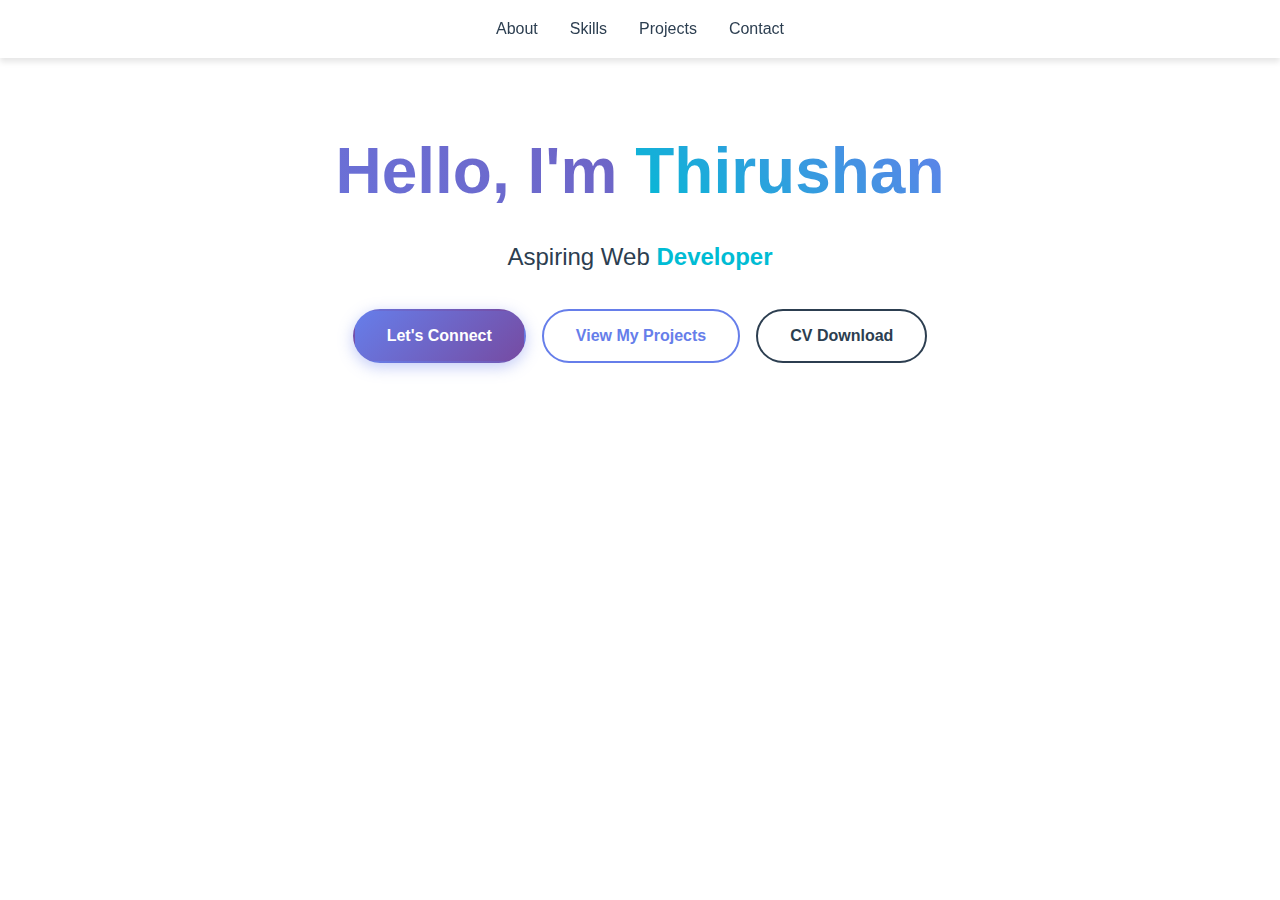
<file: index.html>
<!DOCTYPE html>
<html lang="en">
<head>
    <meta charset="UTF-8">
    <meta name="viewport" content="width=device-width, initial-scale=1.0">
    <title>Thirushan | Resume</title>
    <link rel="stylesheet" href="style.css">
    <link rel="stylesheet" href="Contact.html">
</head>
<body>

    <nav>
        
        <h2 class="logo">THIRUSHAN.B</h2>
        
        <ul class="list-center">
            <li><a href="#about"><a href="index.html">About</a></a></li>
            <li><a href="#skills"><a href="skills.html">Skills</a></a></li>
            <li><a href="#projects"><a href="projects.html">Projects</a></a></li>
            <li><a href="#contact"><a href="Contact.html">Contact</a></a></li>
        </ul>
    </nav>

        <div class="animation"><h1 class="Hero">Hello, I'm <span>Thirushan</span></h1></div>
        <p class="page">Aspiring Web <span classko="dev">Developer</span></p>
       <div class="hero-buttons">
           <a href="Contact.html"><span><button class="button1">Let's Connect</button></span></a>
           <span><button class="button2"><a href="projects.html"><span class="rr">View My Projects</span></a></button></span>
           <span><button class="button3">CV Download</button></span>
       </div>
</file>
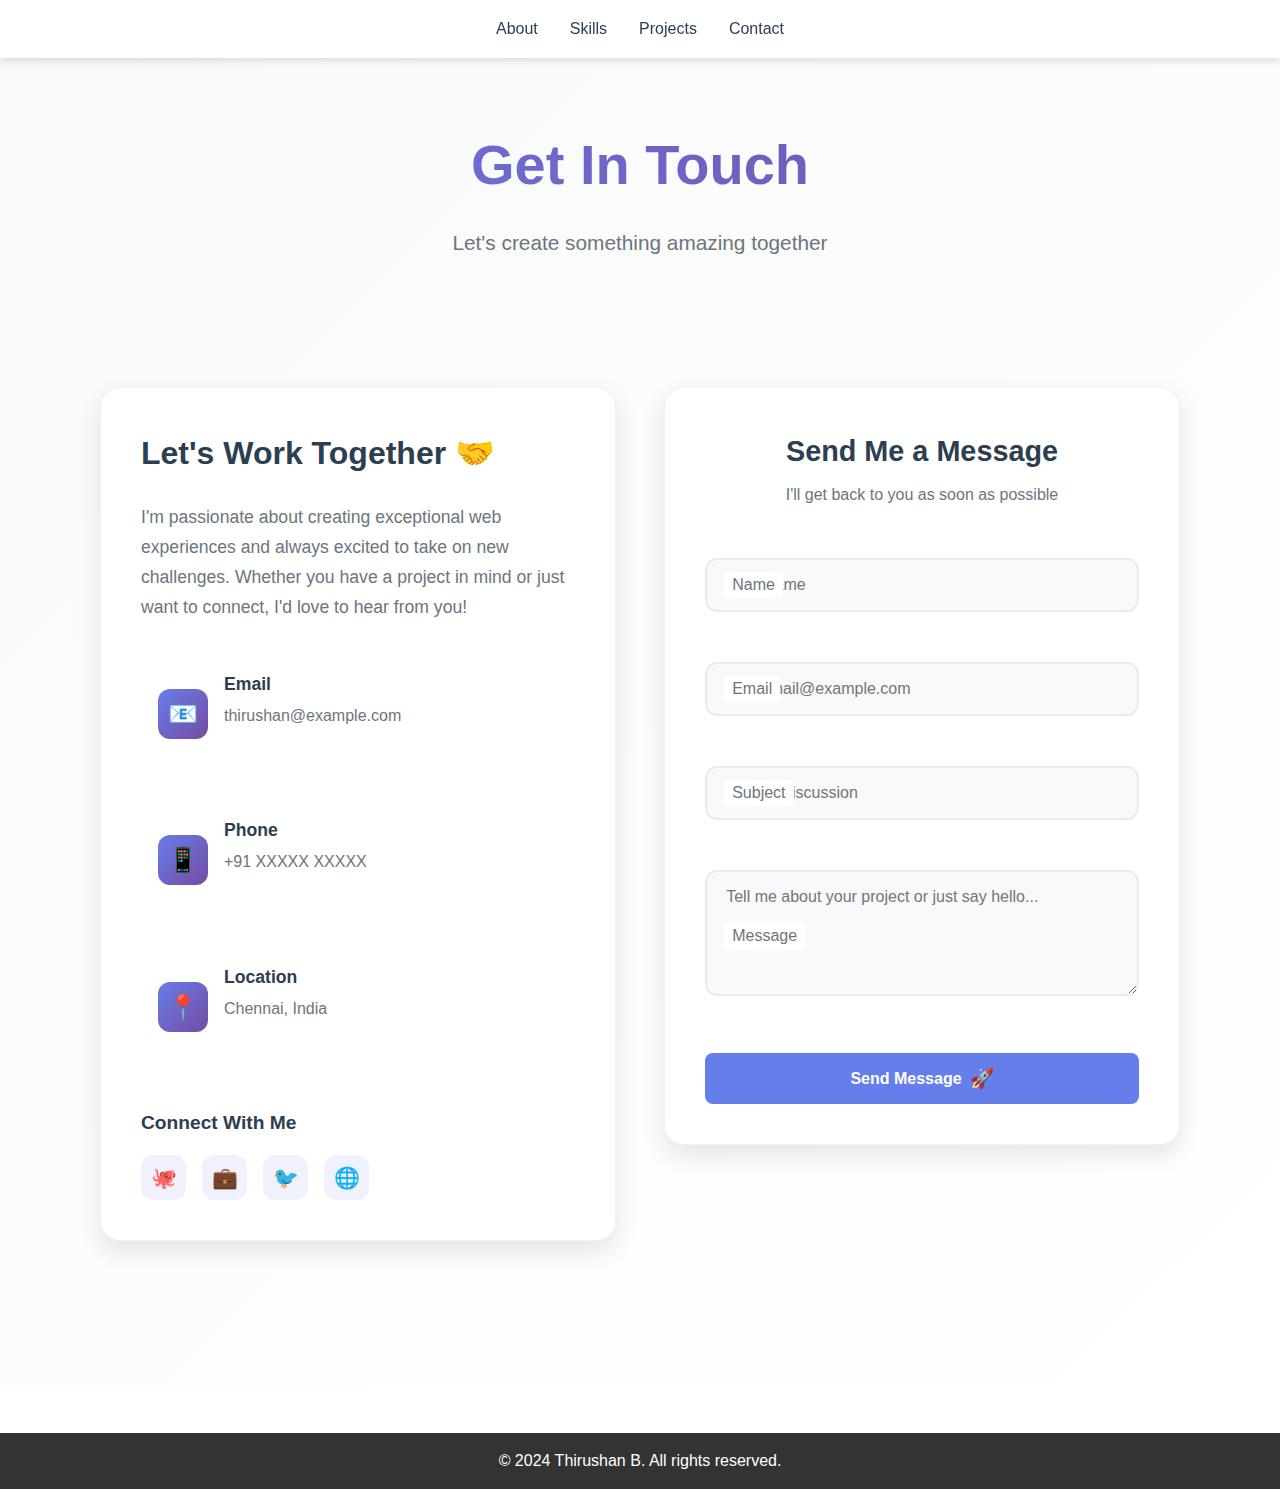
<file: Contact.html>
<!DOCTYPE html>
<html lang="en">
<head>
    <meta charset="UTF-8" />
    <meta name="viewport" content="width=device-width, initial-scale=1.0"/>
    <title>Contact - Thirushan B</title>
    <link rel="stylesheet" href="style.css" />
</head>

<body>

<!-- NAVBAR -->
 <nav>
        <h2 class="logo">THIRUSHAN.B</h2>
        <ul class="list-center">
            <li><a href="#about"><a href="index.html">About</a></a></li>
            <li><a href="#skills"><a href="skills.html">Skills</a></a></li>
            <li><a href="#projects"><a href="projects.html">Projects</a></a></li>
            <li><a href="#contact"><a href="Contact.html">Contact</a></a></li>
        </ul>
    </nav>

<!-- CONTACT SECTION -->
<section class="contact-section">
    <div class="contact-header">
        <h1 class="contact-title">Get In Touch</h1>
        <p class="contact-subtitle">Let's create something amazing together</p>
    </div>

    <div class="contact-container">
        <!-- LEFT INFO -->
        <div class="contact-info">
            <div class="info-card">
                <h2>Let's Work Together 🤝</h2>
                <p class="info-description">
                    I'm passionate about creating exceptional web experiences and always excited to take on new challenges. Whether you have a project in mind or just want to connect, I'd love to hear from you!
                </p>

                <div class="contact-methods">
                    <div class="contact-item">
                        <div class="contact-icon">
                            <span class="icon">📧</span>
                        </div>
                        <div class="contact-details">
                            <h3>Email</h3>
                            <p>thirushan@example.com</p>
                        </div>
                    </div>

                    <div class="contact-item">
                        <div class="contact-icon">
                            <span class="icon">📱</span>
                        </div>
                        <div class="contact-details">
                            <h3>Phone</h3>
                            <p>+91 XXXXX XXXXX</p>
                        </div>
                    </div>

                    <div class="contact-item">
                        <div class="contact-icon">
                            <span class="icon">📍</span>
                        </div>
                        <div class="contact-details">
                            <h3>Location</h3>
                            <p>Chennai, India</p>
                        </div>
                    </div>
                </div>

                <div class="social-links">
                    <h3>Connect With Me</h3>
                    <div class="social-icons">
                        <a href="#" class="social-link" aria-label="GitHub">
                            <span class="social-icon">🐙</span>
                        </a>
                        <a href="#" class="social-link" aria-label="LinkedIn">
                            <span class="social-icon">💼</span>
                        </a>
                        <a href="#" class="social-link" aria-label="Twitter">
                            <span class="social-icon">🐦</span>
                        </a>
                        <a href="#" class="social-link" aria-label="Portfolio">
                            <span class="social-icon">🌐</span>
                        </a>
                    </div>
                </div>
            </div>
        </div>

        <!-- RIGHT FORM -->
        <div class="form-wrapper">
            <form class="contact-form">
                <div class="form-header">
                    <h3>Send Me a Message</h3>
                    <p>I'll get back to you as soon as possible</p>
                </div>

                <div class="form-group">
                    <input type="text" id="name" name="name" placeholder="Your Name" required />
                    <label for="name" class="form-label">Name</label>
                </div>

                <div class="form-group">
                    <input type="email" id="email" name="email" placeholder="your.email@example.com" required />
                    <label for="email" class="form-label">Email</label>
                </div>

                <div class="form-group">
                    <input type="text" id="subject" name="subject" placeholder="Project Discussion" />
                    <label for="subject" class="form-label">Subject</label>
                </div>

                <div class="form-group">
                    <textarea id="message" name="message" rows="5" placeholder="Tell me about your project or just say hello..." required></textarea>
                    <label for="message" class="form-label">Message</label>
                </div>

                <button type="submit" class="submit-btn">
                    <span class="btn-text">Send Message</span>
                    <span class="btn-icon">🚀</span>
                </button>
            </form>
        </div>
    </div>
</section>

<footer>
    <p>&copy; 2024 Thirushan B. All rights reserved.</p>
</footer>

<script>
    // Form submission handler
    document.querySelector('.contact-form').addEventListener('submit', function(e) {
        e.preventDefault();
        
        // Get form data
        const formData = new FormData(this);
        const name = formData.get('name');
        const email = formData.get('email');
        const subject = formData.get('subject');
        const message = formData.get('message');
        
        // Simple validation
        if (!name || !email || !message) {
            showNotification('Please fill in all required fields', 'error');
            return;
        }
        
        // Show success message
        showNotification(`Thank you ${name}! Your message has been sent successfully.`, 'success');
        
        // Reset form
        this.reset();
    });
    
    function showNotification(message, type) {
        // Create notification element
        const notification = document.createElement('div');
        notification.className = `notification ${type}`;
        notification.textContent = message;
        
        // Add to page
        document.body.appendChild(notification);
        
        // Remove after 3 seconds
        setTimeout(() => {
            notification.remove();
        }, 3000);
    }
    
    // Floating labels effect
    document.querySelectorAll('.form-group input, .form-group textarea').forEach(field => {
        field.addEventListener('focus', function() {
            this.parentElement.classList.add('focused');
        });
        
        field.addEventListener('blur', function() {
            if (!this.value) {
                this.parentElement.classList.remove('focused');
            }
        });
        
        // Check on load
        if (field.value) {
            this.parentElement.classList.add('focused');
        }
    });
</script>

</body>
</html>
</file>
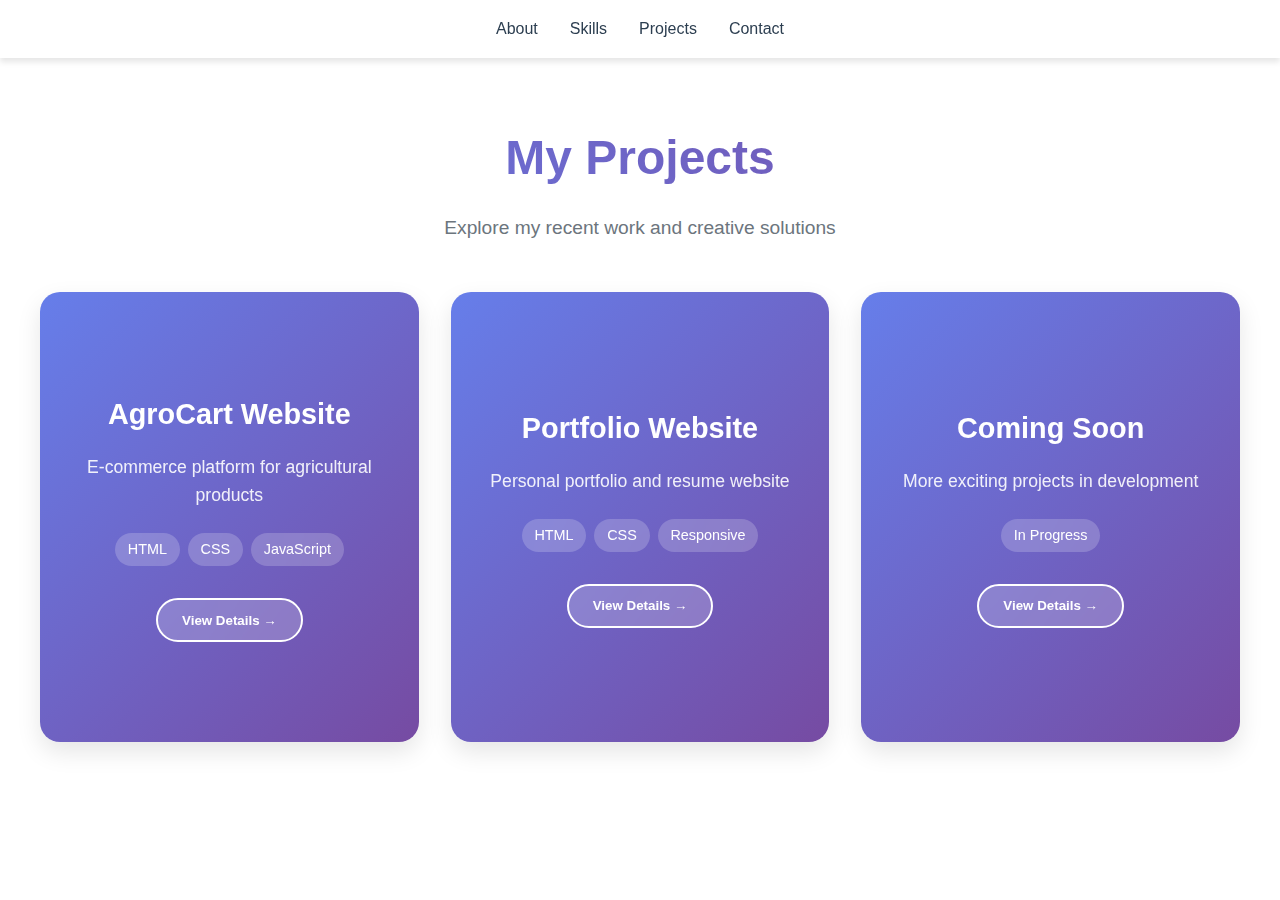
<file: projects.html>
<!DOCTYPE html>
<html lang="en">
<head>
    <meta charset="UTF-8">
    <meta name="viewport" content="width=device-width, initial-scale=1.0">
    <link rel="stylesheet" href="style.css">
    <title>Projects - Thirushan B</title>
</head>
<body>
    <nav>
        <h2 class="logo">THIRUSHAN.B</h2>
        <ul class="list-center">
            <li><a href="#about"><a href="index.html">About</a></a></li>
            <li><a href="#skills"><a href="skills.html">Skills</a></a></li>
            <li><a href="#projects"><a href="projects.html">Projects</a></a></li>
            <li><a href="#contact"><a href="Contact.html">Contact</a></a></li>
        </ul>
    </nav>

    <section id="projects" class="projects-section">
        <div class="projects-header">
            <h2 class="projects-title">My Projects</h2>
            <p class="projects-subtitle">Explore my recent work and creative solutions</p>
        </div>
        
        <div class="cards-container">
            <div class="flip-card">
                <div class="flip-card-inner">
                    <div class="flip-card-front">
                        <div class="card-content">
                            <h3>AgroCart Website</h3>
                            <p>E-commerce platform for agricultural products</p>
                            <div class="tech-tags">
                                <span class="tag">HTML</span>
                                <span class="tag">CSS</span>
                                <span class="tag">JavaScript</span>
                            </div>
                            <button class="flip-btn">View Details →</button>
                        </div>
                    </div>
                    <div class="flip-card-back">
                        <div class="card-back-content">
                            <div class="image-placeholder">
                                <div class="placeholder-icon">🌾</div>
                                <p>Project Screenshot</p>
                            </div>
                            <div class="project-details">
                                <h4>AgroCart</h4>
                                <p>Complete e-commerce solution for farmers to sell products directly to consumers.</p>
                                <div class="project-links">
                                    <a href="AgroCart.html" class="project-link">Live Demo</a>
                                    <a href="#" class="project-link">GitHub</a>
                                </div>
                            </div>
                        </div>
                    </div>
                </div>
            </div>

            <div class="flip-card">
                <div class="flip-card-inner">
                    <div class="flip-card-front">
                        <div class="card-content">
                            <h3>Portfolio Website</h3>
                            <p>Personal portfolio and resume website</p>
                            <div class="tech-tags">
                                <span class="tag">HTML</span>
                                <span class="tag">CSS</span>
                                <span class="tag">Responsive</span>
                            </div>
                            <button class="flip-btn">View Details →</button>
                        </div>
                    </div>
                    <div class="flip-card-back">
                        <div class="card-back-content">
                            <div class="image-placeholder">
                                <div class="placeholder-icon">💼</div>
                                <p>Project Screenshot</p>
                            </div>
                            <div class="project-details">
                                <h4>Portfolio</h4>
                                <p>Professional portfolio website showcasing projects and skills with modern design.</p>
                                <div class="project-links">
                                    <a href="index.html" class="project-link">Live Demo</a>
                                    <a href="#" class="project-link">GitHub</a>
                                </div>
                            </div>
                        </div>
                    </div>
                </div>
            </div>

            <div class="flip-card">
                <div class="flip-card-inner">
                    <div class="flip-card-front">
                        <div class="card-content">
                            <h3>Coming Soon</h3>
                            <p>More exciting projects in development</p>
                            <div class="tech-tags">
                                <span class="tag">In Progress</span>
                            </div>
                            <button class="flip-btn">View Details →</button>
                        </div>
                    </div>
                    <div class="flip-card-back">
                        <div class="card-back-content">
                            <div class="image-placeholder">
                                <div class="placeholder-icon">🚀</div>
                                <p>Project Preview</p>
                            </div>
                            <div class="project-details">
                                <h4>Next Project</h4>
                                <p>Currently working on innovative web solutions. Stay tuned for updates!</p>
                                <div class="project-links">
                                    <a href="#" class="project-link">Coming Soon</a>
                                </div>
                            </div>
                        </div>
                    </div>
                </div>
            </div>
        </div>
    </section>

</body>
</html>
</file>
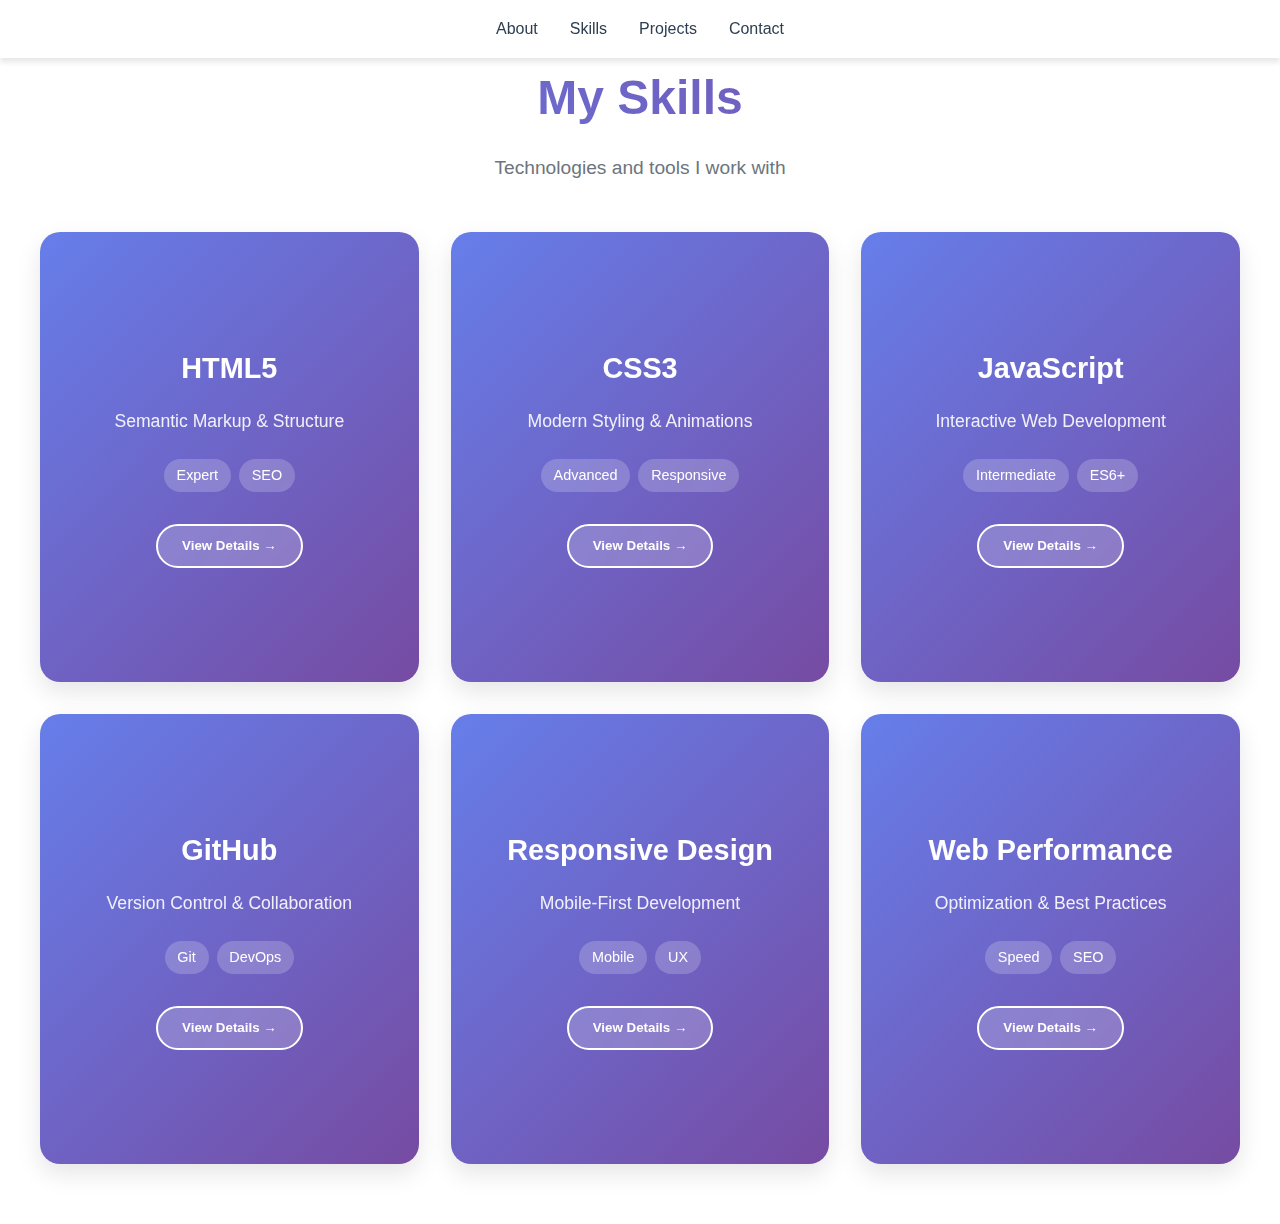
<file: skills.html>
<!DOCTYPE html>
<html lang="en">
<head>
    <meta charset="UTF-8" />
    <meta name="viewport" content="width=device-width, initial-scale=1.0" />
    <link rel="stylesheet" href="style.css" />
    <title>Skills - Thirushan B</title>
</head>

<body>

    <!-- Navbar -->
    <nav>
        <h2 class="logo">THIRUSHAN.B</h2>
        <ul class="list-center">
            <li><a href="index.html">About</a></li>
            <li><a href="skills.html">Skills</a></li>
            <li><a href="projects.html">Projects</a></li>
            <li><a href="contact.html">Contact</a></li>
        </ul>
    </nav>

    <!-- Skills Section -->
    <section id="skills" class="projects-section">
        <div class="projects-header">
            <h2 class="projects-title">My Skills</h2>
            <p class="projects-subtitle">Technologies and tools I work with</p>
        </div>
        
        <div class="cards-container">
            <div class="flip-card">
                <div class="flip-card-inner">
                    <div class="flip-card-front">
                        <div class="card-content">
                            <h3>HTML5</h3>
                            <p>Semantic Markup & Structure</p>
                            <div class="tech-tags">
                                <span class="tag">Expert</span>
                                <span class="tag">SEO</span>
                            </div>
                            <button class="flip-btn">View Details →</button>
                        </div>
                    </div>
                    <div class="flip-card-back">
                        <div class="card-back-content">
                            <div class="image-placeholder">
                                <div class="placeholder-icon">🏗️</div>
                                <p>HTML5 Projects</p>
                            </div>
                            <div class="project-details">
                                <h4>HTML5 Expertise</h4>
                                <p>Creating semantic, accessible, and SEO-friendly web structures with modern HTML5 standards.</p>
                                <div class="project-links">
                                    <a href="#" class="project-link">Projects</a>
                                    <a href="#" class="project-link">Certifications</a>
                                </div>
                            </div>
                        </div>
                    </div>
                </div>
            </div>

            <div class="flip-card">
                <div class="flip-card-inner">
                    <div class="flip-card-front">
                        <div class="card-content">
                            <h3>CSS3</h3>
                            <p>Modern Styling & Animations</p>
                            <div class="tech-tags">
                                <span class="tag">Advanced</span>
                                <span class="tag">Responsive</span>
                            </div>
                            <button class="flip-btn">View Details →</button>
                        </div>
                    </div>
                    <div class="flip-card-back">
                        <div class="card-back-content">
                            <div class="image-placeholder">
                                <div class="placeholder-icon">🎨</div>
                                <p>CSS3 Designs</p>
                            </div>
                            <div class="project-details">
                                <h4>CSS3 Mastery</h4>
                                <p>Creating responsive designs, animations, and modern layouts with Flexbox, Grid, and CSS3 features.</p>
                                <div class="project-links">
                                    <a href="#" class="project-link">Portfolio</a>
                                    <a href="#" class="project-link">Examples</a>
                                </div>
                            </div>
                        </div>
                    </div>
                </div>
            </div>

            <div class="flip-card">
                <div class="flip-card-inner">
                    <div class="flip-card-front">
                        <div class="card-content">
                            <h3>JavaScript</h3>
                            <p>Interactive Web Development</p>
                            <div class="tech-tags">
                                <span class="tag">Intermediate</span>
                                <span class="tag">ES6+</span>
                            </div>
                            <button class="flip-btn">View Details →</button>
                        </div>
                    </div>
                    <div class="flip-card-back">
                        <div class="card-back-content">
                            <div class="image-placeholder">
                                <div class="placeholder-icon">⚡</div>
                                <p>JS Projects</p>
                            </div>
                            <div class="project-details">
                                <h4>JavaScript Skills</h4>
                                <p>Building interactive web applications with modern JavaScript, DOM manipulation, and ES6+ features.</p>
                                <div class="project-links">
                                    <a href="#" class="project-link">Code</a>
                                    <a href="#" class="project-link">Demos</a>
                                </div>
                            </div>
                        </div>
                    </div>
                </div>
            </div>

            <div class="flip-card">
                <div class="flip-card-inner">
                    <div class="flip-card-front">
                        <div class="card-content">
                            <h3>GitHub</h3>
                            <p>Version Control & Collaboration</p>
                            <div class="tech-tags">
                                <span class="tag">Git</span>
                                <span class="tag">DevOps</span>
                            </div>
                            <button class="flip-btn">View Details →</button>
                        </div>
                    </div>
                    <div class="flip-card-back">
                        <div class="card-back-content">
                            <div class="image-placeholder">
                                <div class="placeholder-icon">🔧</div>
                                <p>Git Workflow</p>
                            </div>
                            <div class="project-details">
                                <h4>Version Control</h4>
                                <p>Managing code versions, collaborating with teams, and maintaining project history with Git and GitHub.</p>
                                <div class="project-links">
                                    <a href="#" class="project-link">Profile</a>
                                    <a href="#" class="project-link">Repositories</a>
                                </div>
                            </div>
                        </div>
                    </div>
                </div>
            </div>

            <div class="flip-card">
                <div class="flip-card-inner">
                    <div class="flip-card-front">
                        <div class="card-content">
                            <h3>Responsive Design</h3>
                            <p>Mobile-First Development</p>
                            <div class="tech-tags">
                                <span class="tag">Mobile</span>
                                <span class="tag">UX</span>
                            </div>
                            <button class="flip-btn">View Details →</button>
                        </div>
                    </div>
                    <div class="flip-card-back">
                        <div class="card-back-content">
                            <div class="image-placeholder">
                                <div class="placeholder-icon">📱</div>
                                <p>Responsive Projects</p>
                            </div>
                            <div class="project-details">
                                <h4>Mobile-First Approach</h4>
                                <p>Creating websites that work seamlessly across all devices with responsive design principles.</p>
                                <div class="project-links">
                                    <a href="#" class="project-link">Examples</a>
                                    <a href="#" class="project-link">Case Studies</a>
                                </div>
                            </div>
                        </div>
                    </div>
                </div>
            </div>

            <div class="flip-card">
                <div class="flip-card-inner">
                    <div class="flip-card-front">
                        <div class="card-content">
                            <h3>Web Performance</h3>
                            <p>Optimization & Best Practices</p>
                            <div class="tech-tags">
                                <span class="tag">Speed</span>
                                <span class="tag">SEO</span>
                            </div>
                            <button class="flip-btn">View Details →</button>
                        </div>
                    </div>
                    <div class="flip-card-back">
                        <div class="card-back-content">
                            <div class="image-placeholder">
                                <div class="placeholder-icon">🚀</div>
                                <p>Performance Projects</p>
                            </div>
                            <div class="project-details">
                                <h4>Performance Optimization</h4>
                                <p>Optimizing websites for speed, SEO, and user experience with modern web performance techniques.</p>
                                <div class="project-links">
                                    <a href="#" class="project-link">Audits</a>
                                    <a href="#" class="project-link">Optimizations</a>
                                </div>
                            </div>
                        </div>
                    </div>
                </div>
            </div>
        </div>
    </section>

</body>
</html>
</file>
<file: style.css>
/* ===== CSS VARIABLES ===== */
:root {
    --primary-color: #667eea;
    --secondary-color: #764ba2;
    --accent-color: #00bcd4;
    --text-dark: #2c3e50;
    --text-light: #6c757d;
    --bg-light: #f8f9fa;
    --bg-white: #ffffff;
    --shadow-sm: 0 2px 4px rgba(0,0,0,0.1);
    --shadow-md: 0 4px 6px rgba(0,0,0,0.1);
    --shadow-lg: 0 10px 25px rgba(0,0,0,0.1);
    --transition: all 0.3s ease;
}

/* ===== RESET & BASE STYLES ===== */
* {
    margin: 0;
    padding: 0;
    box-sizing: border-box;
}

body {
    font-family: 'Segoe UI', Tahoma, Geneva, Verdana, sans-serif;
    line-height: 1.6;
    color: var(--text-dark);
    background: #ffffff;
    min-height: 100vh;
}

/* ===== NAVIGATION ===== */
nav {
    background: rgba(255, 255, 255, 0.95);
    backdrop-filter: blur(10px);
    color: white;
    padding: 1rem 2rem;
    display: flex;
    justify-content: center;
    align-items: center;
    position: fixed;
    top: 0;
    left: 0;
    right: 0;
    z-index: 1000;
    box-shadow: var(--shadow-md);
    transition: var(--transition);
    border-bottom: none;
}

.logo {
    display: none;
}

.list-center {
    list-style: none;
    display: flex;
    gap: 2rem;
    margin: 0;
    padding: 0;
}

.list-center li a {
    color: var(--text-dark);
    text-decoration: none;
    font-weight: 500;
    position: relative;
    transition: var(--transition);
    padding: 0.5rem 0;
}

.list-center li a::after {
    content: '';
    position: absolute;
    bottom: 0;
    left: 0;
    width: 0;
    height: 2px;
    background: linear-gradient(135deg, var(--primary-color), var(--secondary-color));
    transition: width 0.3s ease;
}

.list-center li a:hover::after {
    width: 100%;
}

.list-center li a:hover {
    color: var(--primary-color);
}

/* ===== HERO SECTION ===== */
.animation {
    padding-top: 120px;
    text-align: center;
    animation: fadeInUp 1s ease;
}

.hero-buttons {
    display: flex;
    justify-content: center;
    align-items: center;
    gap: 1rem;
    margin-top: 2rem;
    flex-wrap: wrap;
}

.hero-buttons span {
    display: inline-block;
}

.Hero {
    font-size: clamp(2.5rem, 5vw, 4rem);
    font-weight: 700;
    color: var(--primary-color);
    margin-bottom: 1rem;
    background: linear-gradient(45deg, var(--primary-color), var(--secondary-color));
    -webkit-background-clip: text;
    -webkit-text-fill-color: transparent;
    background-clip: text;
    animation: heroEntrance 2s ease-out, textShine 3s ease-in-out infinite 2s;
    position: relative;
}

.Hero span {
    background: linear-gradient(45deg, var(--accent-color), var(--primary-color));
    -webkit-background-clip: text;
    -webkit-text-fill-color: transparent;
    background-clip: text;
    display: inline-block;
    animation: nameHighlight 3s ease-in-out infinite 2s;
    position: relative;
}

.Hero span::after {
    content: '';
    position: absolute;
    bottom: -5px;
    left: 0;
    width: 0;
    height: 3px;
    background: linear-gradient(45deg, var(--accent-color), var(--primary-color));
    animation: underlineGrow 2s ease-out 2s forwards;
}

@keyframes heroEntrance {
    0% {
        opacity: 0;
        transform: translateY(50px) scale(0.8);
    }
    50% {
        opacity: 0.5;
        transform: translateY(-10px) scale(1.05);
    }
    100% {
        opacity: 1;
        transform: translateY(0) scale(1);
    }
}

@keyframes nameHighlight {
    0%, 100% {
        transform: scale(1);
        filter: brightness(1);
    }
    50% {
        transform: scale(1.05);
        filter: brightness(1.2);
    }
}

@keyframes underlineGrow {
    to {
        width: 100%;
    }
}

@keyframes subtitleFadeIn {
    0% {
        opacity: 0;
        transform: translateY(20px);
    }
    100% {
        opacity: 1;
        transform: translateY(0);
    }
}

@keyframes fadeInUp {
    from {
        opacity: 0;
        transform: translateY(30px);
    }
    to {
        opacity: 1;
        transform: translateY(0);
    }
}

.page {
    text-align: center;
    font-size: clamp(1.2rem, 3vw, 1.5rem);
    color: var(--text-dark);
    margin-bottom: 2rem;
    font-weight: 300;
    animation: subtitleFadeIn 1.5s ease-out 0.5s both;
}

.page span,
span[classko="dev"] {
    color: var(--accent-color);
    font-weight: 600;
    animation: pulse 2s ease-in-out infinite;
}

/* ===== BUTTONS ===== */
.button1, .button2, .button3 {
    display: inline-block;
    padding: 1rem 2rem;
    border-radius: 50px;
    border: 2px solid transparent;
    font-weight: 600;
    transition: var(--transition);
    cursor: pointer;
    font-size: 1rem;
    position: relative;
    overflow: hidden;
    margin: 0.5rem;
    text-align: center;
}

.button1 {
    background: linear-gradient(135deg, var(--primary-color), var(--secondary-color));
    color: white;
    box-shadow: 0 4px 15px rgba(102, 126, 234, 0.4);
    margin: 0;
}

.button2 {
    background: transparent;
    color: var(--primary-color);
    border-color: var(--primary-color);
    margin: 0;
}

.button3 {
    background: transparent;
    color: var(--text-dark);
    border-color: var(--text-dark);
    margin: 0;
}

.button1:hover, .button2:hover, .button3:hover {
    transform: translateY(-3px);
    box-shadow: 0 6px 20px rgba(102, 126, 234, 0.6);
}

.button1:hover {
    background: linear-gradient(135deg, #5563d1, #6b46c1);
}

.button2:hover {
    background: var(--primary-color);
    color: white;
}

.button3:hover {
    background: var(--text-dark);
    color: white;
}

.button1::before, .button2::before, .button3::before {
    content: '';
    position: absolute;
    top: 0;
    left: -100%;
    width: 100%;
    height: 100%;
    background: linear-gradient(45deg, transparent, rgba(255,255,255,0.3), transparent);
    transition: left 0.5s;
    z-index: 1;
}

.button1:hover::before, .button2:hover::before, .button3:hover::before {
    left: 100%;
}

.button1 a, .button2 a, .rr {
    text-decoration: none;
    color: inherit;
    position: relative;
    z-index: 2;
}

/* ===== ANIMATIONS ===== */
@keyframes fadeInUp {
    from {
        opacity: 0;
        transform: translateY(30px);
    }
    to {
        opacity: 1;
        transform: translateY(0);
    }
}

@keyframes textShine {
    0%, 100% {
        background-position: 0% 50%;
    }
    50% {
        background-position: 100% 50%;
    }
}

@keyframes pulse {
    0%, 100% {
        opacity: 1;
    }
    50% {
        opacity: 0.7;
    }
}

/* ===== RESPONSIVE DESIGN ===== */
@media (max-width: 768px) {
    nav {
        flex-direction: column;
        padding: 1rem;
        gap: 1rem;
        position: relative;
    }
    
    .logo {
        font-size: 1.2rem;
        padding: 0.3rem 0.8rem;
    }
    
    .list-center {
        flex-wrap: wrap;
        justify-content: center;
        gap: 1rem;
    }
    
    .animation {
        padding-top: 100px;
    }
    
    .Hero {
        font-size: 2.5rem;
    }
    
    .page {
        font-size: 1.2rem;
    }
    
    .hero-buttons {
        flex-direction: column;
        align-items: center;
        gap: 1rem;
    }
    
    .button1, .button2, .button3 {
        width: 250px;
    }
}

@media (max-width: 480px) {
    nav {
        padding: 0.8rem;
    }
    
    .logo {
        font-size: 1rem;
        padding: 0.2rem 0.6rem;
    }
    
    .list-center {
        gap: 0.5rem;
    }
    
    .list-center li a {
        font-size: 0.9rem;
    }
    
    .Hero {
        font-size: 2rem;
    }
    
    .page {
        font-size: 1rem;
    }
    
    .button1, .button2, .button3 {
        width: 200px;
        padding: 0.8rem 1.5rem;
        font-size: 0.9rem;
    }
}

/* ===== SCROLL BEHAVIOR ===== */
html {
    scroll-behavior: smooth;
}

/* ===== SELECTION STYLING ===== */
::selection {
    background: var(--primary-color);
    color: white;
}

/* ===== FOCUS STATES ===== */
.button1:focus,
.button2:focus,
.button3:focus,
.list-center li a:focus {
    outline: 2px solid var(--accent-color);
    outline-offset: 2px;
}

/* ===== PROJECTS PAGE STYLES ===== */
.projects-section {
    padding: 120px 2rem 4rem;
    min-height: 100vh;
    background: #ffffff;
}

.projects-header {
    text-align: center;
    margin-bottom: 3rem;
}

.projects-title {
    font-size: clamp(2rem, 4vw, 3rem);
    font-weight: 700;
    color: var(--primary-color);
    margin-bottom: 1rem;
    background: linear-gradient(45deg, var(--primary-color), var(--secondary-color));
    -webkit-background-clip: text;
    -webkit-text-fill-color: transparent;
    background-clip: text;
}

.projects-subtitle {
    font-size: 1.2rem;
    color: var(--text-light);
    font-weight: 300;
}

.cards-container {
    display: grid;
    grid-template-columns: repeat(auto-fit, minmax(320px, 1fr));
    gap: 2rem;
    max-width: 1200px;
    margin: 0 auto;
}

/* ===== FLIP CARDS ===== */
.flip-card {
    background-color: transparent;
    width: 100%;
    height: 450px;
    perspective: 1000px;
}

.flip-card-inner {
    position: relative;
    width: 100%;
    height: 100%;
    text-align: center;
    transition: transform 0.8s;
    transform-style: preserve-3d;
}

.flip-card:hover .flip-card-inner {
    transform: rotateY(180deg);
}

.flip-card-front, .flip-card-back {
    position: absolute;
    width: 100%;
    height: 100%;
    -webkit-backface-visibility: hidden;
    backface-visibility: hidden;
    border-radius: 20px;
    box-shadow: var(--shadow-lg);
    overflow: hidden;
}

.flip-card-front {
    background: linear-gradient(135deg, var(--primary-color), var(--secondary-color));
    color: white;
    display: flex;
    align-items: center;
    justify-content: center;
}

.flip-card-back {
    background: white;
    color: var(--text-dark);
    transform: rotateY(180deg);
    border: 2px solid var(--primary-color);
}

.card-content {
    padding: 2rem;
    text-align: center;
}

.card-content h3 {
    font-size: 1.8rem;
    font-weight: 600;
    margin-bottom: 1rem;
}

.card-content p {
    font-size: 1.1rem;
    margin-bottom: 1.5rem;
    opacity: 0.9;
}

.tech-tags {
    display: flex;
    justify-content: center;
    gap: 0.5rem;
    margin-bottom: 2rem;
    flex-wrap: wrap;
}

.tag {
    background: rgba(255, 255, 255, 0.2);
    color: white;
    padding: 0.3rem 0.8rem;
    border-radius: 20px;
    font-size: 0.9rem;
    font-weight: 500;
    backdrop-filter: blur(10px);
}

.flip-btn {
    background: rgba(255, 255, 255, 0.2);
    color: white;
    border: 2px solid white;
    padding: 0.8rem 1.5rem;
    border-radius: 30px;
    font-weight: 600;
    cursor: pointer;
    transition: var(--transition);
    backdrop-filter: blur(10px);
}

.flip-btn:hover {
    background: white;
    color: var(--primary-color);
    transform: translateY(-2px);
}

.card-back-content {
    height: 100%;
    display: flex;
    flex-direction: column;
}

.image-placeholder {
    height: 200px;
    background: linear-gradient(135deg, #f8f9fa, #e9ecef);
    display: flex;
    flex-direction: column;
    align-items: center;
    justify-content: center;
    border-bottom: 2px solid var(--primary-color);
}

.placeholder-icon {
    font-size: 3rem;
    margin-bottom: 0.5rem;
}

.image-placeholder p {
    color: var(--text-light);
    font-size: 0.9rem;
    font-weight: 500;
}

.project-details {
    padding: 1.5rem;
    flex: 1;
    display: flex;
    flex-direction: column;
}

.project-details h4 {
    font-size: 1.5rem;
    color: var(--primary-color);
    margin-bottom: 1rem;
}

.project-details p {
    color: var(--text-dark);
    margin-bottom: 1.5rem;
    flex: 1;
}

.project-links {
    display: flex;
    gap: 1rem;
    justify-content: center;
}

.project-link {
    background: linear-gradient(135deg, var(--primary-color), var(--secondary-color));
    color: white;
    text-decoration: none;
    padding: 0.6rem 1.2rem;
    border-radius: 20px;
    font-size: 0.9rem;
    font-weight: 500;
    transition: var(--transition);
}

.project-link:hover {
    transform: translateY(-2px);
    box-shadow: 0 4px 15px rgba(102, 126, 234, 0.4);
}

/* ===== RESPONSIVE PROJECTS ===== */
@media (max-width: 768px) {
    .projects-section {
        padding: 100px 1rem 2rem;
    }
    
    .cards-container {
        grid-template-columns: 1fr;
        gap: 1.5rem;
    }
    
    .flip-card {
        height: 400px;
    }
    
    .card-content h3 {
        font-size: 1.5rem;
    }
    
    .project-links {
        flex-direction: column;
        align-items: center;
    }
    
    .project-link {
        width: 150px;
        text-align: center;
    }
}

@media (max-width: 480px) {
    .flip-card {
        height: 380px;
    }
    
    .card-content {
        padding: 1.5rem;
    }
    
    .card-content h3 {
        font-size: 1.3rem;
    }
    
    .card-content p {
        font-size: 1rem;
    }
    
    .image-placeholder {
        height: 150px;
    }
    
    .placeholder-icon {
        font-size: 2.5rem;
    }
}

/* ===== EXISTING STYLES MAINTAINED ===== */
section {
    padding: 40px;
}

/* Skills section */
#skills {
    text-align: center;
    padding: 60px 20px;
}

/* Cards layout */
.cards {
    display: flex;
    gap: 25px;
    justify-content: center;
    flex-wrap: wrap;
    margin-top: 40px;
}

.card {
    width: 160px;
    padding: 30px;
    background: white;
    border-radius: 20px;
    font-weight: bold;
    box-shadow: var(--shadow-md);
    transition: var(--transition);
}

.card:hover {
    transform: translateY(-6px);
    background-color: var(--accent-color);
    color: white;
    box-shadow: var(--shadow-lg);
}

.link-color {
    color: var(--text-dark);
    text-decoration: none;
    font-size: 20px;
}

.dev:hover {
    color: var(--primary-color);
}

.contact {
    text-align: center;
    font-size: 17px;
}

footer {
    text-align: center;
    background: rgba(0, 0, 0, 0.8);
    color: white;
    padding: 15px;
    margin-top: 3rem;
}

/* Contact page styles */
.navbar {
    background: rgba(0, 0, 0, 0.9);
    color: white;
    padding: 18px 40px;
    display: flex;
    justify-content: space-between;
    align-items: center;
}

.navbar ul {
    display: flex;
    gap: 20px;
    list-style: none;
}

.navbar a {
    color: white;
    text-decoration: none;
}

.navbar a:hover {
    color: var(--accent-color);
}

/* CONTACT LAYOUT */
.contact-container {
    min-height: 85vh;
    display: grid;
    grid-template-columns: 1fr 1fr;
    gap: 60px;
    padding: 80px 60px;
    align-items: center;
}

/* LEFT SIDE */
.contact-info h1 {
    font-size: 36px;
    margin-bottom: 20px;
}

.contact-info p {
    margin-bottom: 30px;
    color: var(--text-light);
}

.info-item {
    margin: 15px 0;
    font-size: 18px;
}

/* FORM */
.contact-form {
    display: flex;
    flex-direction: column;
    gap: 18px;
}

.contact-form input,
.contact-form textarea {
    padding: 14px;
    border-radius: 8px;
    border: 1px solid #ccc;
    font-size: 14px;
    transition: var(--transition);
}

.contact-form input:focus,
.contact-form textarea:focus {
    outline: none;
    border-color: var(--primary-color);
    box-shadow: 0 0 0 3px rgba(102, 126, 234, 0.1);
}

/* BUTTON */
.contact-form button {
    background: var(--primary-color);
    color: white;
    border: none;
    padding: 14px;
    border-radius: 8px;
    font-size: 16px;
    cursor: pointer;
    transition: var(--transition);
}

.contact-form button:hover {
    background: #5563d1;
    transform: translateY(-2px);
}

.About, .MyJourney, .MyWork, .MyGoal, .Connect, .BeyondCoding {
    font-size: 20px;
    font-family: 'Segoe UI', Tahoma, Geneva, Verdana, sans-serif;
    padding: 60px 20px 20px 40px;
}

/* RESPONSIVE FOR CONTACT */
@media (max-width: 768px) {
    .contact-container {
        grid-template-columns: 1fr;
        padding: 40px 20px;
    }
}

/* ===== PROFESSIONAL CONTACT PAGE ===== */
.contact-section {
    padding: 120px 2rem 4rem;
    min-height: 100vh;
    background: linear-gradient(135deg, #f8f9fa 0%, #ffffff 100%);
}

.contact-header {
    text-align: center;
    margin-bottom: 3rem;
}

.contact-title {
    font-size: clamp(2.5rem, 5vw, 3.5rem);
    font-weight: 700;
    background: linear-gradient(45deg, var(--primary-color), var(--secondary-color));
    -webkit-background-clip: text;
    -webkit-text-fill-color: transparent;
    background-clip: text;
    margin-bottom: 1rem;
    animation: fadeInUp 1s ease;
}

.contact-subtitle {
    font-size: 1.3rem;
    color: var(--text-light);
    font-weight: 300;
    animation: fadeInUp 1s ease 0.2s both;
}

.contact-container {
    display: grid;
    grid-template-columns: 1fr 1fr;
    gap: 3rem;
    max-width: 1200px;
    margin: 0 auto;
    align-items: start;
}

/* ===== INFO CARD ===== */
.info-card {
    background: white;
    padding: 2.5rem;
    border-radius: 20px;
    box-shadow: var(--shadow-lg);
    border: 1px solid rgba(102, 126, 234, 0.1);
    animation: slideInLeft 1s ease 0.4s both;
}

.info-card h2 {
    font-size: 2rem;
    color: var(--text-dark);
    margin-bottom: 1.5rem;
    font-weight: 600;
}

.info-description {
    font-size: 1.1rem;
    color: var(--text-light);
    margin-bottom: 2.5rem;
    line-height: 1.7;
}

.contact-methods {
    margin-bottom: 2.5rem;
}

.contact-item {
    display: flex;
    align-items: center;
    gap: 1rem;
    margin-bottom: 1.5rem;
    padding: 1rem;
    border-radius: 12px;
    transition: var(--transition);
    border: 1px solid transparent;
}

.contact-item:hover {
    background: rgba(102, 126, 234, 0.05);
    border-color: rgba(102, 126, 234, 0.2);
    transform: translateX(5px);
}

.contact-icon {
    width: 50px;
    height: 50px;
    background: linear-gradient(135deg, var(--primary-color), var(--secondary-color));
    border-radius: 12px;
    display: flex;
    align-items: center;
    justify-content: center;
    flex-shrink: 0;
}

.icon {
    font-size: 1.5rem;
}

.contact-details h3 {
    font-size: 1.1rem;
    color: var(--text-dark);
    margin-bottom: 0.3rem;
    font-weight: 600;
}

.contact-details p {
    color: var(--text-light);
    font-size: 1rem;
}

.social-links h3 {
    font-size: 1.2rem;
    color: var(--text-dark);
    margin-bottom: 1rem;
    font-weight: 600;
}

.social-icons {
    display: flex;
    gap: 1rem;
}

.social-link {
    width: 45px;
    height: 45px;
    background: rgba(102, 126, 234, 0.1);
    border-radius: 12px;
    display: flex;
    align-items: center;
    justify-content: center;
    text-decoration: none;
    transition: var(--transition);
    border: 1px solid transparent;
}

.social-link:hover {
    background: linear-gradient(135deg, var(--primary-color), var(--secondary-color));
    transform: translateY(-3px);
    box-shadow: 0 5px 15px rgba(102, 126, 234, 0.3);
}

.social-icon {
    font-size: 1.3rem;
}

.social-link:hover .social-icon {
    filter: brightness(0) invert(1);
}

/* ===== FORM WRAPPER ===== */
.form-wrapper {
    animation: slideInRight 1s ease 0.6s both;
}

.contact-form {
    background: white;
    padding: 2.5rem;
    border-radius: 20px;
    box-shadow: var(--shadow-lg);
    border: 1px solid rgba(102, 126, 234, 0.1);
}

.form-header {
    text-align: center;
    margin-bottom: 2rem;
}

.form-header h3 {
    font-size: 1.8rem;
    color: var(--text-dark);
    margin-bottom: 0.5rem;
    font-weight: 600;
}

.form-header p {
    color: var(--text-light);
    font-size: 1rem;
}

.form-group {
    position: relative;
    margin-bottom: 2rem;
}

.form-group input,
.form-group textarea {
    width: 100%;
    padding: 1rem 1.2rem;
    border: 2px solid #e9ecef;
    border-radius: 12px;
    font-size: 1rem;
    transition: var(--transition);
    background: #f8f9fa;
    font-family: inherit;
}

.form-group input:focus,
.form-group textarea:focus {
    outline: none;
    border-color: var(--primary-color);
    background: white;
    box-shadow: 0 0 0 4px rgba(102, 126, 234, 0.1);
}

.form-group textarea {
    resize: vertical;
    min-height: 120px;
}

.form-label {
    position: absolute;
    top: 50%;
    left: 1.2rem;
    transform: translateY(-50%);
    color: var(--text-light);
    font-size: 1rem;
    pointer-events: none;
    transition: var(--transition);
    background: white;
    padding: 0 0.5rem;
}

.form-group.focused .form-label,
.form-group input:not(:placeholder-shown) ~ .form-label,
.form-group textarea:not(:placeholder-shown) ~ .form-label {
    top: 0;
    font-size: 0.85rem;
    color: var(--primary-color);
    font-weight: 500;
}

.submit-btn {
    width: 100%;
    background: linear-gradient(135deg, var(--primary-color), var(--secondary-color));
    color: white;
    border: none;
    padding: 1rem 2rem;
    border-radius: 12px;
    font-size: 1.1rem;
    font-weight: 600;
    cursor: pointer;
    transition: var(--transition);
    display: flex;
    align-items: center;
    justify-content: center;
    gap: 0.5rem;
    position: relative;
    overflow: hidden;
}

.submit-btn:hover {
    transform: translateY(-2px);
    box-shadow: 0 8px 25px rgba(102, 126, 234, 0.4);
}

.submit-btn:active {
    transform: translateY(0);
}

.btn-icon {
    font-size: 1.2rem;
    transition: var(--transition);
}

.submit-btn:hover .btn-icon {
    transform: translateX(3px);
}

/* ===== NOTIFICATIONS ===== */
.notification {
    position: fixed;
    top: 100px;
    right: 20px;
    padding: 1rem 1.5rem;
    border-radius: 12px;
    color: white;
    font-weight: 500;
    z-index: 10000;
    animation: slideInNotification 0.3s ease;
    box-shadow: var(--shadow-lg);
}

.notification.success {
    background: linear-gradient(135deg, #28a745, #20c997);
}

.notification.error {
    background: linear-gradient(135deg, #dc3545, #f86c6b);
}

/* ===== CONTACT ANIMATIONS ===== */
@keyframes slideInLeft {
    from {
        opacity: 0;
        transform: translateX(-50px);
    }
    to {
        opacity: 1;
        transform: translateX(0);
    }
}

@keyframes slideInRight {
    from {
        opacity: 0;
        transform: translateX(50px);
    }
    to {
        opacity: 1;
        transform: translateX(0);
    }
}

@keyframes slideInNotification {
    from {
        opacity: 0;
        transform: translateX(100px);
    }
    to {
        opacity: 1;
        transform: translateX(0);
    }
}

/* ===== RESPONSIVE CONTACT ===== */
@media (max-width: 768px) {
    .contact-section {
        padding: 100px 1rem 2rem;
    }
    
    .contact-container {
        grid-template-columns: 1fr;
        gap: 2rem;
    }
    
    .info-card,
    .contact-form {
        padding: 2rem;
    }
    
    .contact-title {
        font-size: 2rem;
    }
    
    .contact-subtitle {
        font-size: 1.1rem;
    }
}

@media (max-width: 480px) {
    .contact-section {
        padding: 80px 1rem 2rem;
    }
    
    .info-card,
    .contact-form {
        padding: 1.5rem;
    }
    
    .contact-item {
        flex-direction: column;
        text-align: center;
        gap: 0.5rem;
    }
    
    .social-icons {
        justify-content: center;
    }
}
</file>
